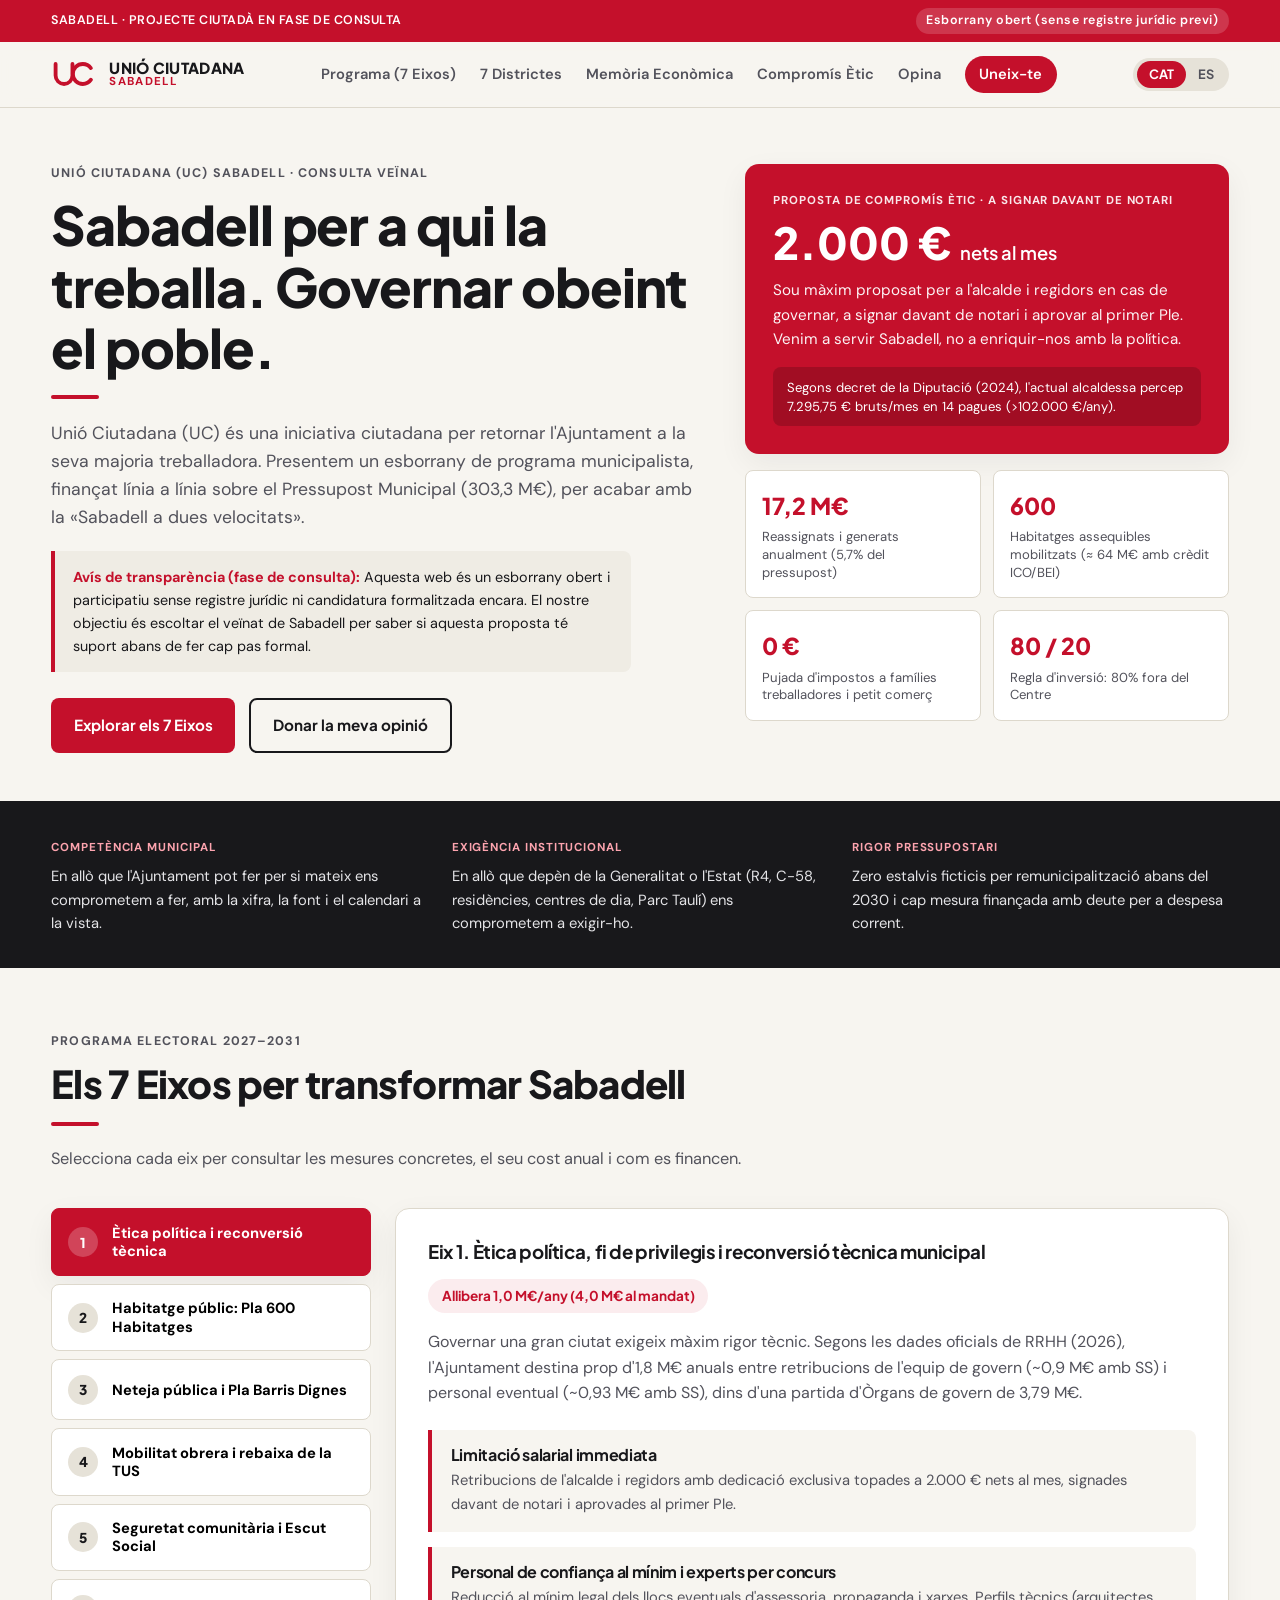
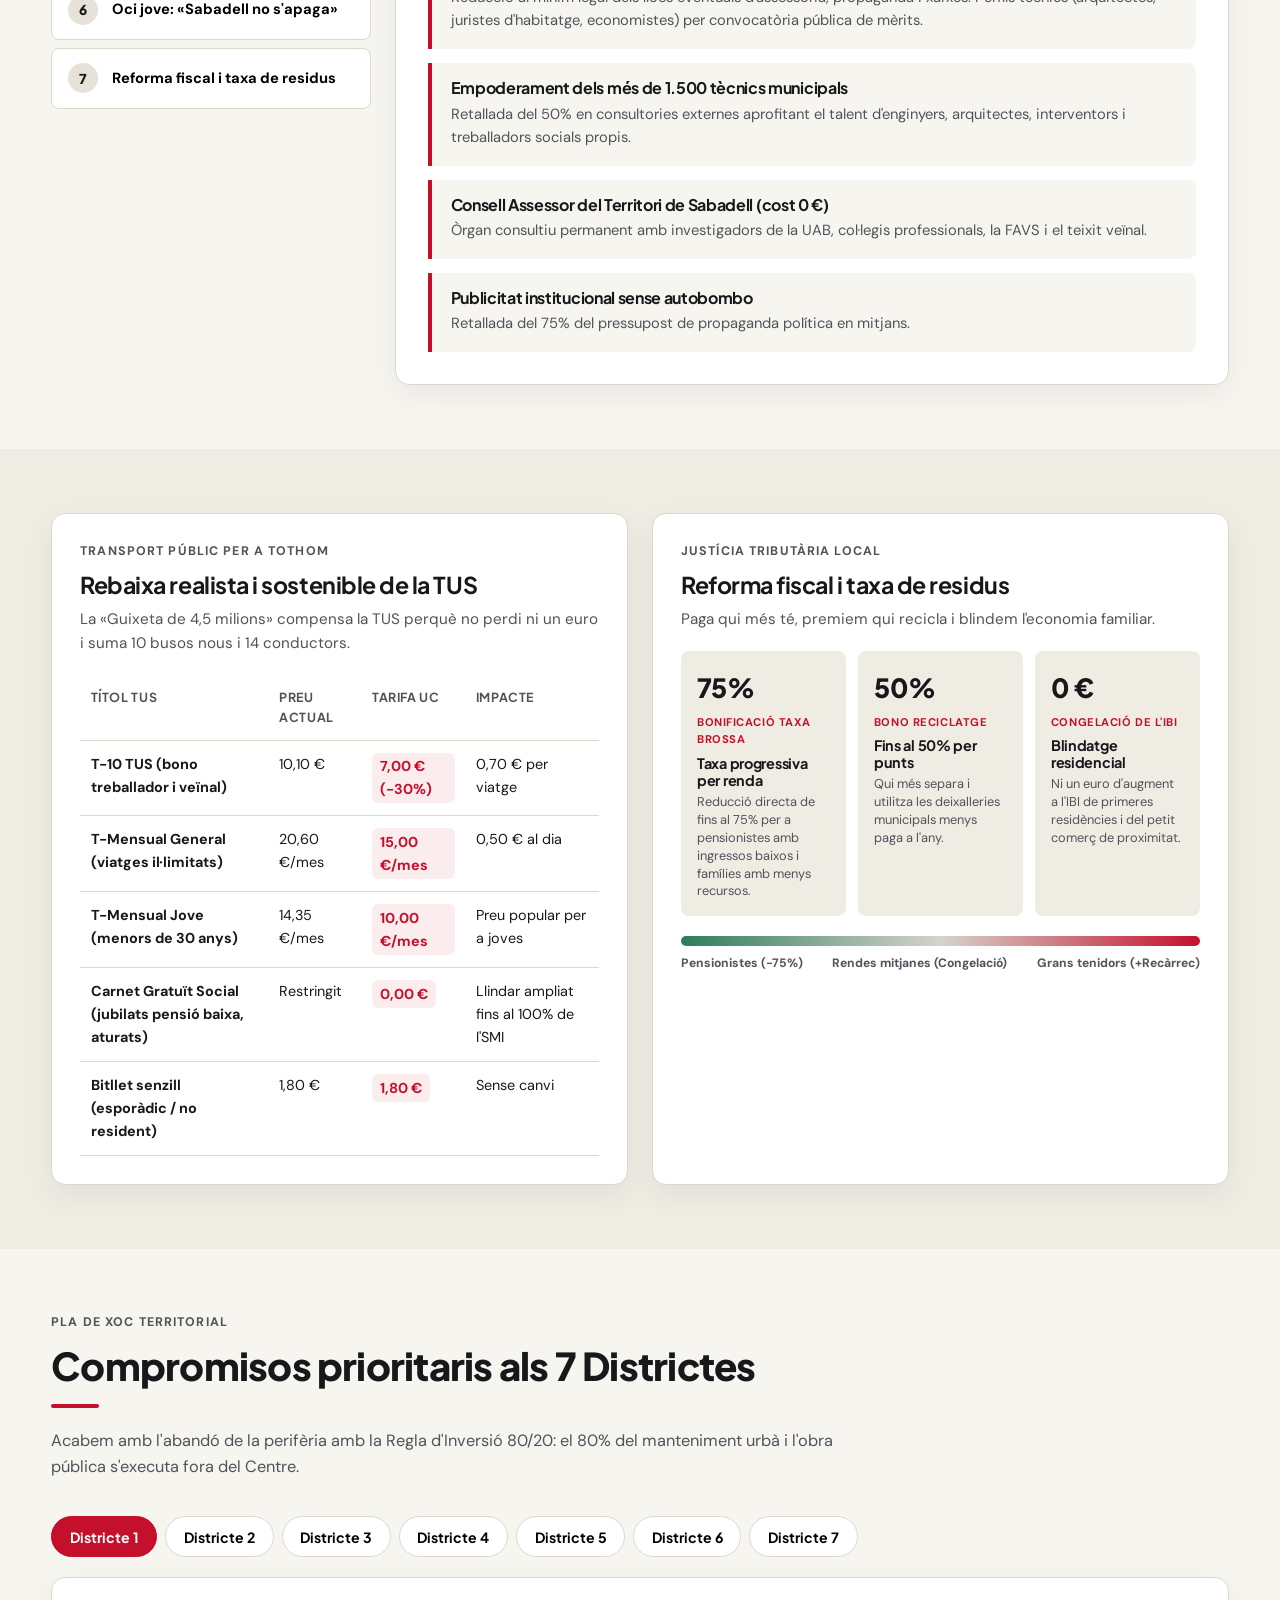
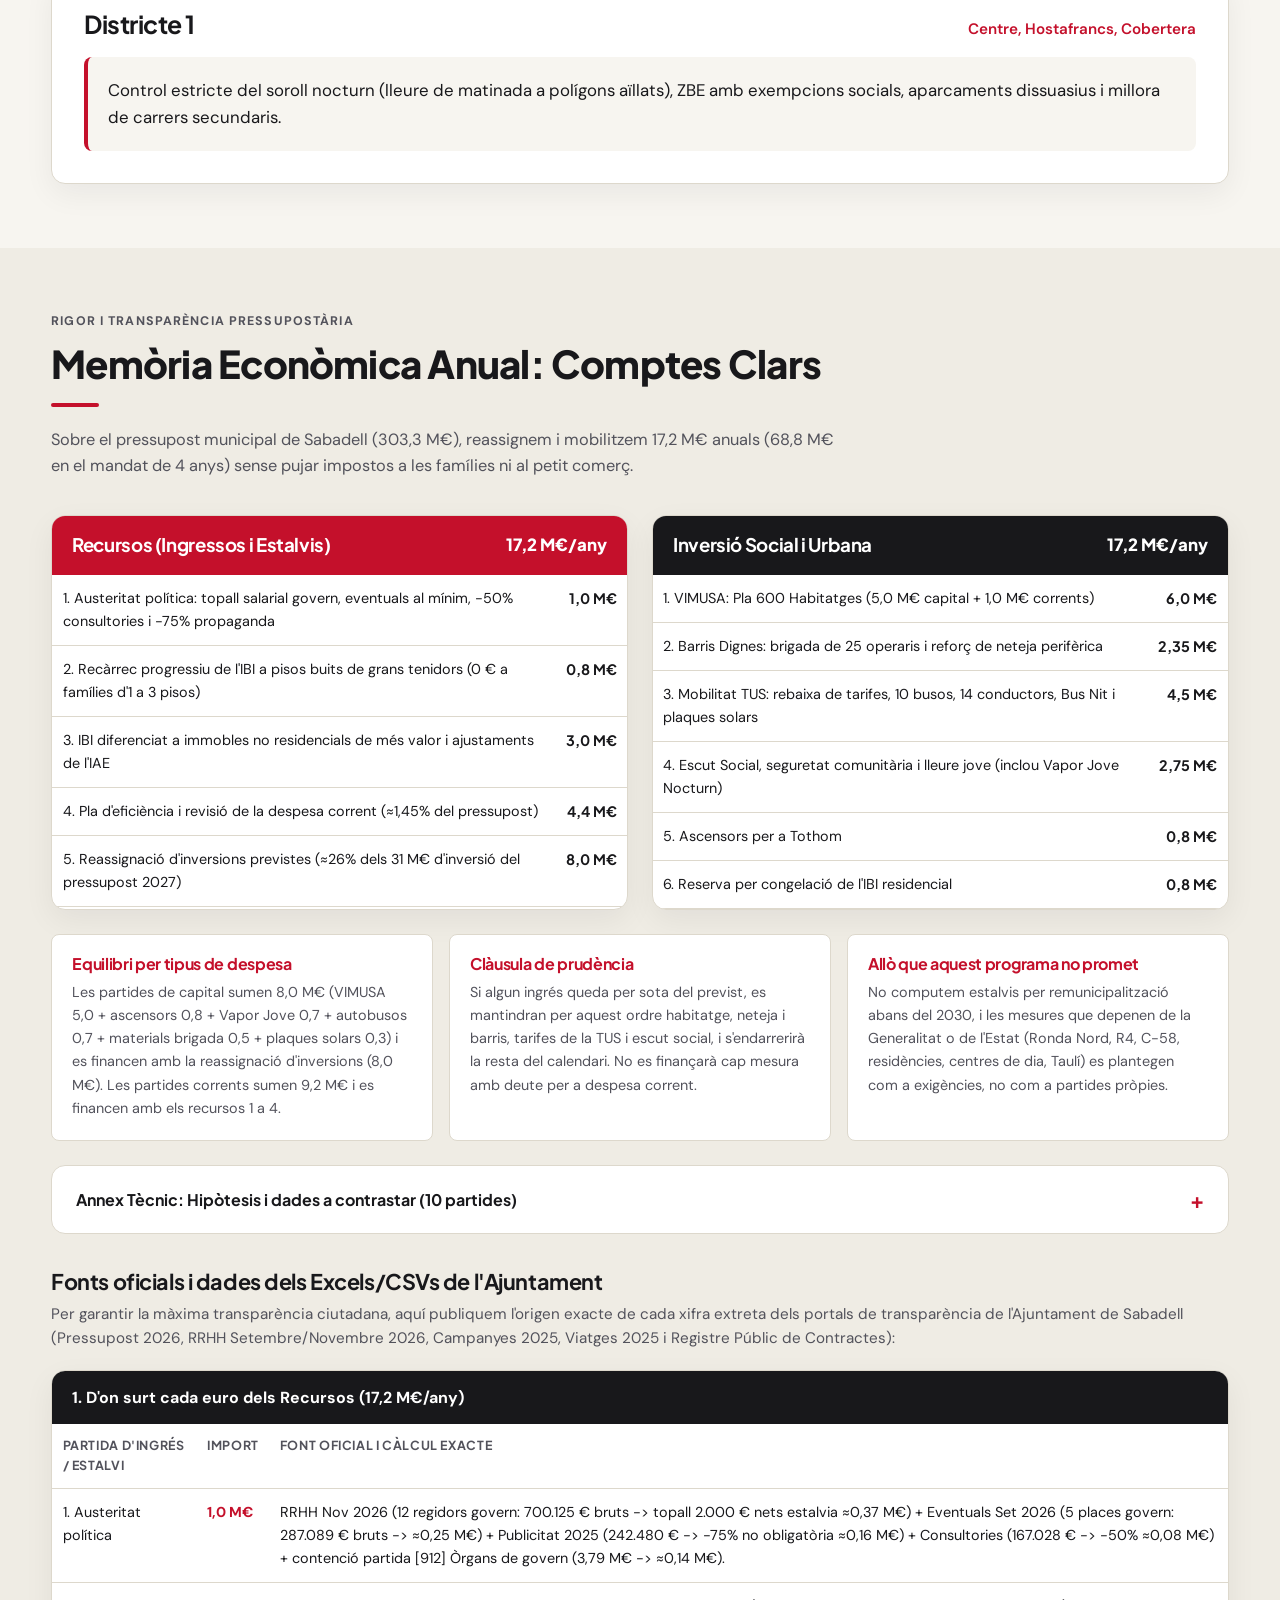
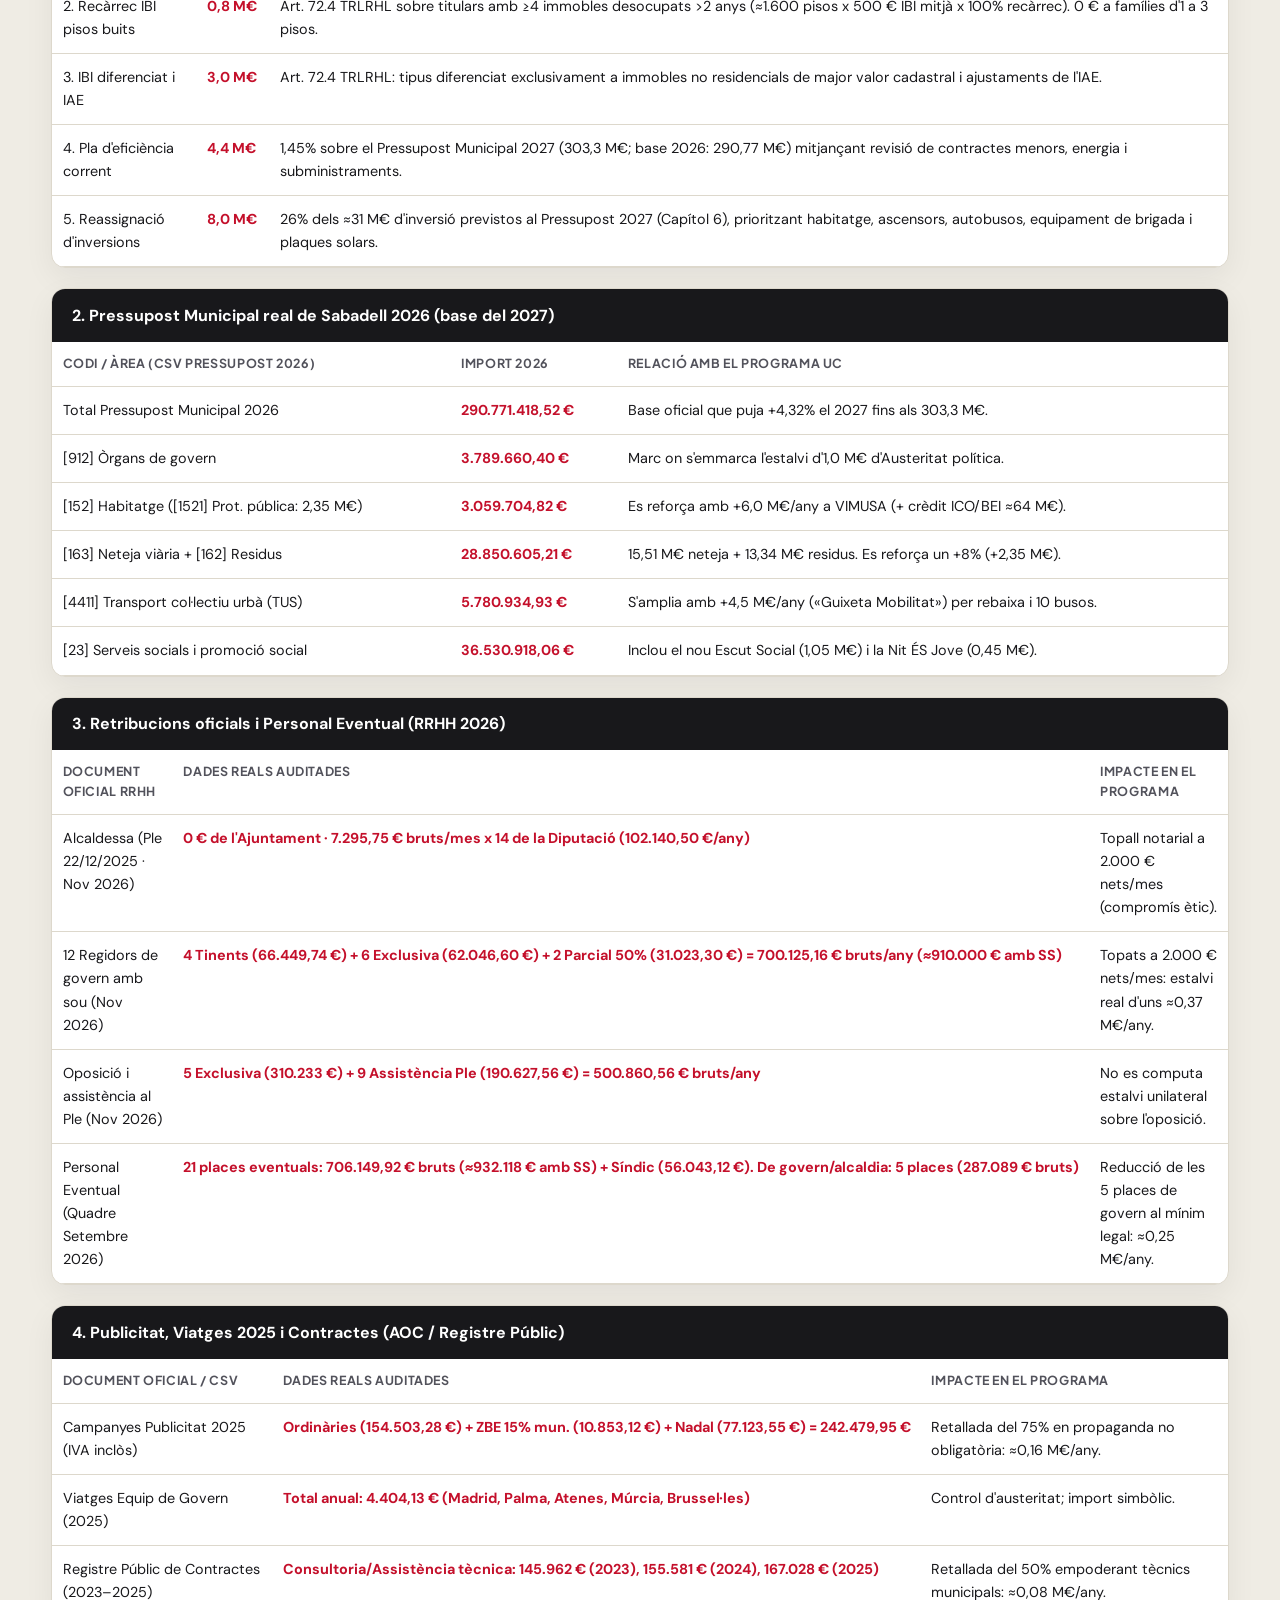
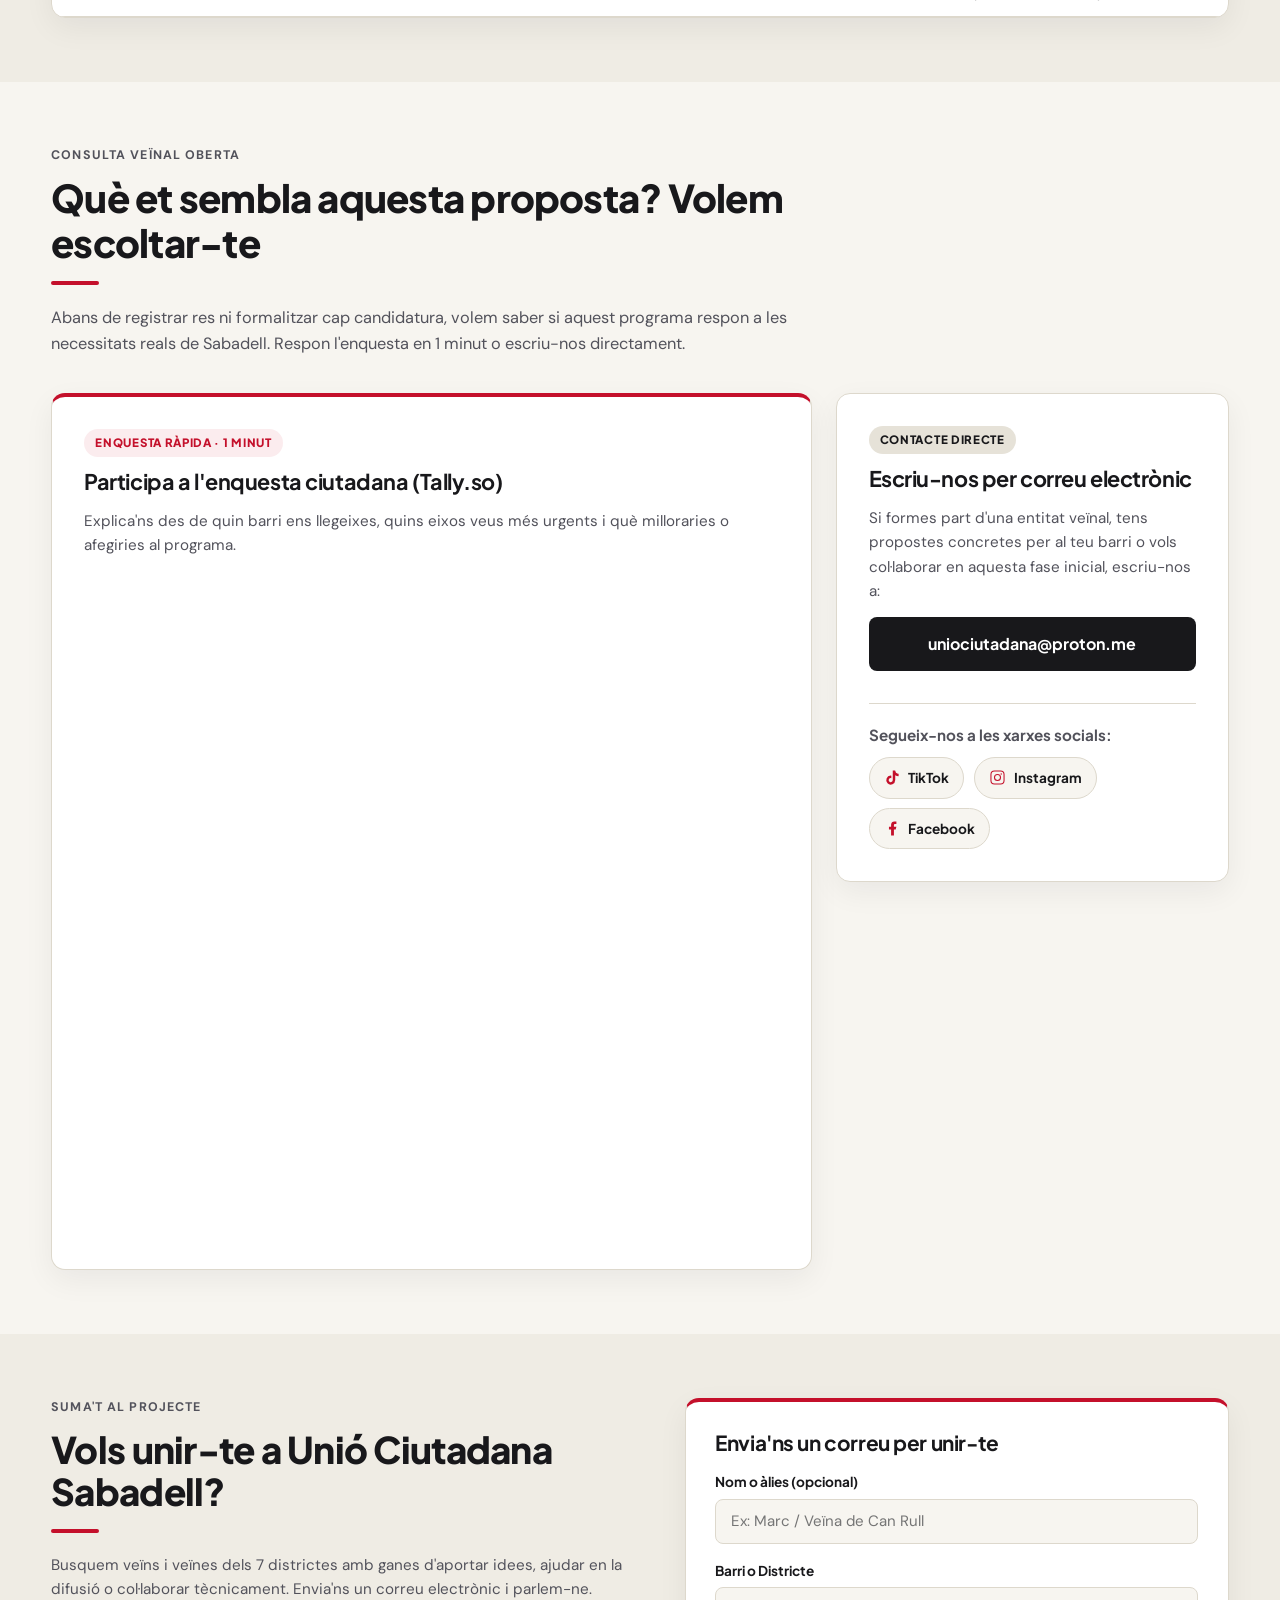
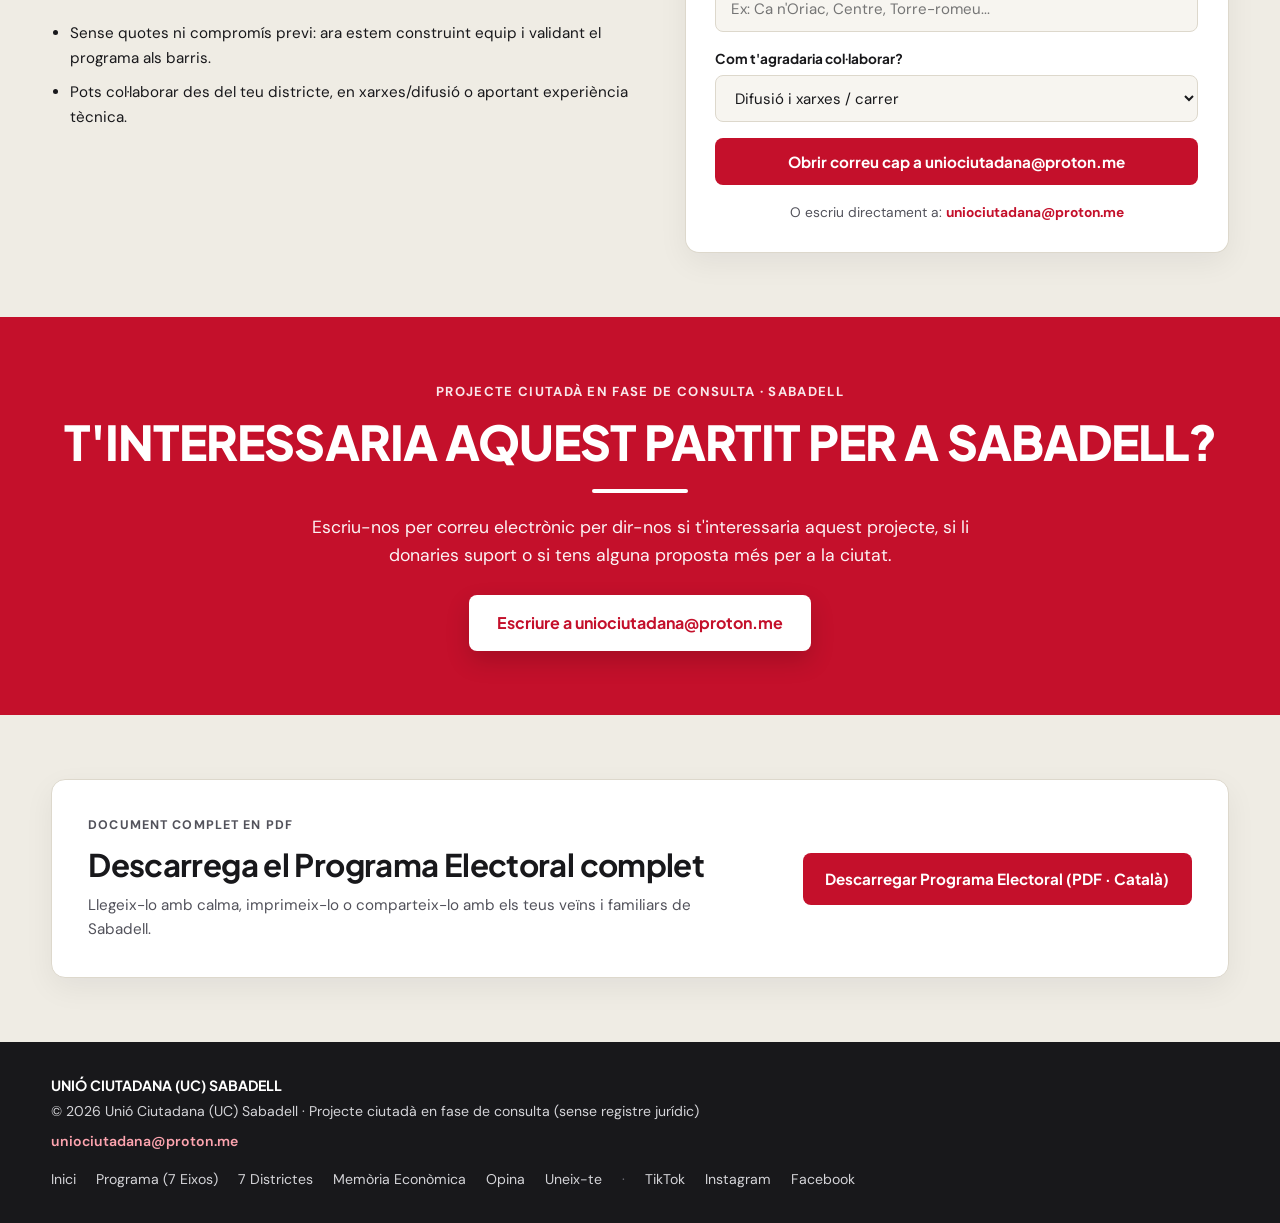
<file: index.html>
<!DOCTYPE html>
<html lang="ca">
<head>
  <meta charset="UTF-8" />
  <meta name="viewport" content="width=device-width, initial-scale=1.0" />
  <title>Unió Ciutadana (UC) Sabadell — Programa Electoral i Consulta Ciutadana</title>
  <meta name="description" content="Unió Ciutadana (UC) Sabadell. Projecte ciutadà en fase de consulta veïnal. Sabadell per a qui la treballa. Governar obeint el poble." />
  <link rel="canonical" href="https://uniociutadana.github.io/" />
  <meta property="og:type" content="website" />
  <meta property="og:url" content="https://uniociutadana.github.io/" />
  <meta property="og:title" content="Unió Ciutadana (UC) Sabadell — Programa Electoral i Consulta" />
  <meta property="og:description" content="Sabadell per a qui la treballa. Governar obeint el poble. Consulta els 7 eixos, la memòria econòmica de 17,2 M€ i opina a l'enquesta." />
  <meta property="og:locale" content="ca_ES" />
  <meta property="og:locale:alternate" content="es_ES" />
  <script type="application/ld+json">
  {
    "@context": "https://schema.org",
    "@type": "Organization",
    "name": "Unió Ciutadana (UC) Sabadell",
    "alternateName": ["Unió Ciutadana", "Unio Ciutadana", "UC Sabadell"],
    "url": "https://uniociutadana.github.io/",
    "email": "uniociutadana@proton.me",
    "areaServed": {
      "@type": "City",
      "name": "Sabadell"
    },
    "sameAs": [
      "https://www.tiktok.com/@uni.ciutadana",
      "https://www.instagram.com/unio.ciutadana/",
      "https://www.facebook.com/profile.php?id=61596544923518"
    ]
  }
  </script>
  <link rel="preconnect" href="https://fonts.googleapis.com" />
  <link rel="preconnect" href="https://fonts.gstatic.com" crossorigin />
  <link href="https://fonts.googleapis.com/css2?family=DM+Sans:ital,opsz,wght@0,9..40,400..700;1,9..40,400..700&family=Plus+Jakarta+Sans:wght@600;700;800&display=swap" rel="stylesheet" />
  <link rel="stylesheet" href="styles.css" />
</head>
<body>
  <!-- Top Ethical Banner -->
  <div class="top-bar">
    <div class="container top-bar-inner">
      <span data-i18n="topBarText">ELECCIONS MUNICIPALS · SABADELL · MAIG DE 2027</span>
      <span class="top-bar-pill" data-i18n="topBarBadge">Compromís notarial: 2.000 € nets/mes màxim</span>
    </div>
  </div>

  <!-- Header & Navigation -->
  <header class="site-header" id="site-header">
    <div class="container header-inner">
      <a href="#inici" class="brand" aria-label="Unió Ciutadana Sabadell">
        <svg class="brand-logo" viewBox="0 0 120 72" fill="none" xmlns="http://www.w3.org/2000/svg" aria-hidden="true">
          <path d="M12 10V40C12 52.15 21.85 62 34 62C46.15 62 56 52.15 56 40V10" stroke="#C4102B" stroke-width="10" stroke-linecap="round"/>
          <path d="M104 20.5C99.2 14.1 91.6 10 83 10C68.64 10 57 21.64 57 36C57 50.36 68.64 62 83 62C91.8 62 99.55 57.62 104.25 50.9" stroke="#C4102B" stroke-width="10" stroke-linecap="round"/>
        </svg>
        <div class="brand-text">
          <span class="brand-name">UNIÓ CIUTADANA</span>
          <span class="brand-city">SABADELL</span>
        </div>
      </a>

      <nav class="main-nav" id="main-nav" aria-label="Navegació principal">
        <a href="#programa" data-i18n="navProgram">Programa (7 Eixos)</a>
        <a href="#districtes" data-i18n="navDistricts">7 Districtes</a>
        <a href="#memoria" data-i18n="navEconomy">Memòria Econòmica</a>
        <a href="#etica" data-i18n="navEthics">Compromís Ètic</a>
        <a href="#opina" data-i18n="navFeedback">Opina</a>
        <a href="#uneix-te" class="nav-join-pill" data-i18n="navJoin">Uneix-te</a>
      </nav>

      <div class="header-actions">
        <div class="lang-switch" role="group" aria-label="Selector d'idioma">
          <button type="button" class="lang-btn active" data-lang="ca">CAT</button>
          <button type="button" class="lang-btn" data-lang="es">ES</button>
        </div>
        <button type="button" class="menu-toggle" id="menu-toggle" aria-label="Obrir menú" aria-expanded="false">
          <span></span>
          <span></span>
          <span></span>
        </button>
      </div>
    </div>
  </header>

  <main>
    <!-- Hero Section -->
    <section class="hero" id="inici">
      <div class="container hero-grid">
        <div class="hero-content">
          <p class="eyebrow" data-i18n="heroEyebrow">UNIÓ CIUTADANA (UC) SABADELL · MAIG 2027</p>
          <h1 data-i18n="heroTitle">Sabadell per a qui la treballa. Governar obeint el poble.</h1>
          <div class="red-rule"></div>
          <p class="hero-lead" data-i18n="heroLead">
            Un programa d'esquerra transformadora i municipalista, finançat línia a línia sobre el Pressupost Municipal (303,3 M€), per acabar amb la Sabadell a dues velocitats.
          </p>
          <div class="transparency-notice">
            <strong data-i18n="transparencyTitle">Avís de transparència (fase de consulta):</strong>
            <span data-i18n="transparencyText">Aquesta web és un esborrany obert i participatiu sense registre jurídic ni candidatura formalitzada encara. El nostre objectiu és escoltar el veïnat de Sabadell per saber si aquesta proposta té suport abans de fer cap pas formal.</span>
          </div>
          <div class="hero-cta-group">
            <a href="#programa" class="btn btn-primary" data-i18n="heroBtnProgram">Explorar els 7 Eixos</a>
            <a href="#opina" class="btn btn-outline" data-i18n="heroBtnFeedback">Donar la meva opinió</a>
          </div>
        </div>

        <div class="hero-card-stack">
          <div class="notary-card" id="etica">
            <p class="notary-eyebrow" data-i18n="notaryEyebrow">COMPROMÍS ÈTIC · SIGNAT DAVANT DE NOTARI</p>
            <div class="notary-amount">2.000 € <span data-i18n="notaryPerMonth">nets al mes</span></div>
            <p class="notary-desc" data-i18n="notaryDesc">
              Sou màxim per a l'alcalde i regidors de govern, aprovat al primer Ple. Venim a servir Sabadell, no a enriquir-nos amb la política.
            </p>
            <div class="notary-compare">
              <span data-i18n="notaryCompare">Retribució actual d'alcaldia a la Diputació: 7.295,75 € bruts/mes (14 pagues, >102.000 €/any).</span>
            </div>
          </div>

          <div class="hero-metrics">
            <div class="metric-box">
              <strong>17,2 M€</strong>
              <span data-i18n="metricReassigned">Reassignats i generats anualment (5,7% del pressupost)</span>
            </div>
            <div class="metric-box">
              <strong>600</strong>
              <span data-i18n="metricHousing">Habitatges assequibles mobilitzats (≈ 64 M€ amb crèdit ICO/BEI)</span>
            </div>
            <div class="metric-box">
              <strong>0 €</strong>
              <span data-i18n="metricTaxes">Pujada d'impostos a famílies treballadores i petit comerç</span>
            </div>
            <div class="metric-box">
              <strong>80 / 20</strong>
              <span data-i18n="metricRule">Regla d'inversió: 80% fora del Centre</span>
            </div>
          </div>
        </div>
      </div>
    </section>

    <!-- Principles Strip -->
    <section class="principles-strip">
      <div class="container principles-grid">
        <div class="principle-item">
          <span class="principle-tag" data-i18n="principle1Tag">COMPETÈNCIA MUNICIPAL</span>
          <p data-i18n="principle1Text">En allò que depèn de l'Ajuntament ens comprometem a fer, amb xifra, font i calendari a la vista.</p>
        </div>
        <div class="principle-item">
          <span class="principle-tag" data-i18n="principle2Tag">EXIGÈNCIA INSTITUCIONAL</span>
          <p data-i18n="principle2Text">En allò que depèn de Generalitat o Estat (R4, C-58, residències, Parc Taulí) ens comprometem a exigir-ho sense treva.</p>
        </div>
        <div class="principle-item">
          <span class="principle-tag" data-i18n="principle3Tag">RIGOR PRESSUPOSTARI</span>
          <p data-i18n="principle3Text">Zero estalvis ficticis abans del 2030 i cap mesura finançada amb deute per a despesa corrent.</p>
        </div>
      </div>
    </section>

    <!-- 7 Axes Electoral Program -->
    <section class="section" id="programa">
      <div class="container">
        <div class="section-header">
          <p class="eyebrow" data-i18n="programEyebrow">PROGRAMA ELECTORAL 2027–2031</p>
          <h2 data-i18n="programTitle">Els 7 Eixos per transformar Sabadell</h2>
          <div class="red-rule"></div>
          <p class="section-subtitle" data-i18n="programSubtitle">
            Selecciona cada eix per consultar les mesures concretes, el seu cost anual i com es financen.
          </p>
        </div>

        <div class="axes-layout">
          <div class="axes-tabs" id="axes-tabs" role="tablist" aria-label="Eixos del programa">
            <!-- Populated by app.js -->
          </div>
          <div class="axis-detail-panel" id="axis-detail-panel" role="tabpanel">
            <!-- Populated by app.js -->
          </div>
        </div>
      </div>
    </section>

    <!-- TUS & Tax Comparison Highlight -->
    <section class="section section-alt" id="mobilitat-fiscalitat">
      <div class="container split-highlights">
        <div class="highlight-card">
          <p class="eyebrow" data-i18n="tusEyebrow">TRANSPORT PÚBLIC PER A TOTHOM</p>
          <h3 data-i18n="tusTitle">Rebaixa realista i sostenible de la TUS</h3>
          <p class="muted-text" data-i18n="tusSubtitle">La «Guixeta de 4,5 milions» compensa la TUS perquè no perdi ni un euro i suma 10 busos nous i 14 conductors.</p>
          <div class="table-wrap">
            <table class="data-table">
              <thead>
                <tr>
                  <th data-i18n="tusColTitle">Títol TUS</th>
                  <th data-i18n="tusColCurrent">Preu Actual</th>
                  <th data-i18n="tusColUC">Tarifa UC</th>
                  <th data-i18n="tusColImpact">Impacte</th>
                </tr>
              </thead>
              <tbody id="tus-table-body">
                <!-- Populated by app.js -->
              </tbody>
            </table>
          </div>
        </div>

        <div class="highlight-card">
          <p class="eyebrow" data-i18n="taxEyebrow">JUSTÍCIA TRIBUTÀRIA LOCAL</p>
          <h3 data-i18n="taxTitle">Reforma fiscal i taxa de residus</h3>
          <p class="muted-text" data-i18n="taxSubtitle">Paga qui més té, premiem qui recicla i blindem l'economia familiar.</p>
          <div class="tax-cards" id="tax-cards">
            <!-- Populated by app.js -->
          </div>
          <div class="tax-scale">
            <div class="tax-scale-bar"></div>
            <div class="tax-scale-labels">
              <span data-i18n="scaleLeft">Pensionistes (-75%)</span>
              <span data-i18n="scaleMid">Rendes mitjanes (Congelació)</span>
              <span data-i18n="scaleRight">Grans tenidors (+Recàrrec)</span>
            </div>
          </div>
        </div>
      </div>
    </section>

    <!-- 7 Districts Territorial Shock Plan -->
    <section class="section" id="districtes">
      <div class="container">
        <div class="section-header">
          <p class="eyebrow" data-i18n="districtsEyebrow">PLA DE XOC TERRITORIAL</p>
          <h2 data-i18n="districtsTitle">Compromisos prioritaris als 7 Districtes</h2>
          <div class="red-rule"></div>
          <p class="section-subtitle" data-i18n="districtsSubtitle">
            Acabem amb l'abandó de la perifèria amb la Regla d'Inversió 80/20: el 80% del manteniment urbà i l'obra pública s'executa fora del Centre.
          </p>
        </div>

        <div class="districts-selector" id="districts-selector" role="tablist">
          <!-- Populated by app.js -->
        </div>

        <div class="district-card" id="district-card">
          <!-- Populated by app.js -->
        </div>
      </div>
    </section>

    <!-- Economic Memory & Transparency -->
    <section class="section section-alt" id="memoria">
      <div class="container">
        <div class="section-header">
          <p class="eyebrow" data-i18n="economyEyebrow">RIGOR I TRANSPARÈNCIA PRESSUPOSTÀRIA</p>
          <h2 data-i18n="economyTitle">Memòria Econòmica Anual: Comptes Clars</h2>
          <div class="red-rule"></div>
          <p class="section-subtitle" data-i18n="economySubtitle">
            Sobre el pressupost municipal de Sabadell (303,3 M€), reassignem i mobilitzem 17,2 M€ anuals (68,8 M€ en el mandat de 4 anys) amb equilibri estricte entre capital (8,0 M€) i despesa corrent (9,2 M€).
          </p>
        </div>

        <div class="economy-grid">
          <div class="economy-box">
            <div class="economy-box-header">
              <h3 data-i18n="resourcesTitle">Recursos (Ingressos i Estalvis)</h3>
              <span class="economy-total">17,2 M€/any</span>
            </div>
            <div class="table-wrap">
              <table class="data-table">
                <tbody id="resources-table-body"></tbody>
              </table>
            </div>
          </div>

          <div class="economy-box">
            <div class="economy-box-header economy-box-header-dark">
              <h3 data-i18n="investmentTitle">Inversió Social i Urbana</h3>
              <span class="economy-total">17,2 M€/any</span>
            </div>
            <div class="table-wrap">
              <table class="data-table">
                <tbody id="investment-table-body"></tbody>
              </table>
            </div>
          </div>
        </div>

        <div class="prudence-grid">
          <div class="prudence-card">
            <h4 data-i18n="balanceTitle">Equilibri per tipus de despesa</h4>
            <p data-i18n="balanceText"></p>
          </div>
          <div class="prudence-card">
            <h4 data-i18n="prudenceTitle">Clàusula de prudència</h4>
            <p data-i18n="prudenceText"></p>
          </div>
          <div class="prudence-card">
            <h4 data-i18n="notPromisedTitle">Allò que aquest programa no promet</h4>
            <p data-i18n="notPromisedText"></p>
          </div>
        </div>

        <!-- Annex Accordion -->
        <div class="annex-wrapper">
          <button type="button" class="annex-toggle" id="annex-toggle" aria-expanded="false">
            <span data-i18n="annexToggle">Annex Tècnic: Hipòtesis i dades a contrastar (10 partides)</span>
            <span class="annex-icon" aria-hidden="true">+</span>
          </button>
          <div class="annex-content" id="annex-content" hidden>
            <p class="annex-intro" data-i18n="annexIntro"></p>
            <div class="annex-grid" id="annex-grid"></div>
          </div>
        </div>

        <!-- Official Sources & Audited Excel/CSV Data -->
        <div class="sources-wrapper" id="fonts-oficials">
          <h3 class="sources-heading" data-i18n="sourcesTitle">Fonts oficials i dades dels Excels/CSVs de l'Ajuntament</h3>
          <p class="muted-text" data-i18n="sourcesIntro"></p>
          <div class="sources-tables" id="sources-tables"></div>
        </div>
      </div>
    </section>

    <!-- Feedback & Contact Section -->
    <section class="section" id="opina">
      <div class="container">
        <div class="section-header">
          <p class="eyebrow" data-i18n="feedbackEyebrow">CONSULTA VEÏNAL OBERTA</p>
          <h2 data-i18n="feedbackTitle">Què et sembla aquesta proposta? Volem escoltar-te</h2>
          <div class="red-rule"></div>
          <p class="section-subtitle" data-i18n="feedbackSubtitle">
            Abans de registrar res ni formalitzar cap candidatura, volem saber si aquest programa respon a les necessitats reals de Sabadell. Respon l'enquesta en 1 minut o escriu-nos directament.
          </p>
        </div>

        <div class="feedback-grid">
          <div class="feedback-card feedback-card-primary">
            <span class="feedback-badge" data-i18n="tallyBadge">ENQUESTA RÀPIDA · 1 MINUT</span>
            <h3 data-i18n="tallyTitle">Participa a l'enquesta ciutadana (Tally.so)</h3>
            <p data-i18n="tallyDesc">Explica'ns des de quin barri ens llegeixes, quins eixos veus més urgents i què milloraries o afegiries al programa.</p>
            <div id="tally-action-area" class="tally-action-area">
              <!-- Populated by app.js (shows direct button if TALLY_FORM_URL is set, or helpful fallback) -->
            </div>
          </div>

          <div class="feedback-card">
            <span class="feedback-badge feedback-badge-dark" data-i18n="contactBadge">CONTACTE DIRECTE</span>
            <h3 data-i18n="contactTitle">Escriu-nos per correu electrònic</h3>
            <p data-i18n="contactDesc">Si formes part d'una entitat veïnal, tens propostes concretes per al teu barri o vols col·laborar en aquesta fase inicial, escriu-nos a:</p>
            <a href="mailto:uniociutadana@proton.me" class="contact-email-box">
              uniociutadana@proton.me
            </a>
            <div class="social-block">
              <p class="social-label" data-i18n="socialLabel">Segueix-nos a les xarxes socials:</p>
              <div class="social-links">
                <a href="https://www.tiktok.com/@uni.ciutadana" target="_blank" rel="noopener noreferrer" class="social-pill" aria-label="TikTok @uni.ciutadana">
                  <svg viewBox="0 0 24 24" fill="currentColor" aria-hidden="true"><path d="M19.59 6.69a4.83 4.83 0 0 1-3.77-4.25V2h-3.45v13.67a2.89 2.89 0 0 1-5.2 1.74 2.89 2.89 0 0 1 2.31-4.64 2.93 2.93 0 0 1 .88.13V9.4a6.84 6.84 0 0 0-1-.05A6.33 6.33 0 0 0 5 20.1a6.34 6.34 0 0 0 10.86-4.43v-7a8.16 8.16 0 0 0 4.77 1.52v-3.4a4.85 4.85 0 0 1-1-.1z"/></svg>
                  <span>TikTok</span>
                </a>
                <a href="https://www.instagram.com/unio.ciutadana/" target="_blank" rel="noopener noreferrer" class="social-pill" aria-label="Instagram @unio.ciutadana">
                  <svg viewBox="0 0 24 24" fill="currentColor" aria-hidden="true"><path d="M7.75 2h8.5A5.75 5.75 0 0 1 22 7.75v8.5A5.75 5.75 0 0 1 16.25 22h-8.5A5.75 5.75 0 0 1 2 16.25v-8.5A5.75 5.75 0 0 1 7.75 2zm0 1.5A4.25 4.25 0 0 0 3.5 7.75v8.5A4.25 4.25 0 0 0 7.75 20.5h8.5a4.25 4.25 0 0 0 4.25-4.25v-8.5A4.25 4.25 0 0 0 16.25 3.5h-8.5zM12 7a5 5 0 1 1 0 10 5 5 0 0 1 0-10zm0 1.5a3.5 3.5 0 1 0 0 7 3.5 3.5 0 0 0 0-7zm5.25-2.5a1 1 0 1 1 0 2 1 1 0 0 1 0-2z"/></svg>
                  <span>Instagram</span>
                </a>
                <a href="https://www.facebook.com/profile.php?id=61596544923518" target="_blank" rel="noopener noreferrer" class="social-pill" aria-label="Facebook Unió Ciutadana">
                  <svg viewBox="0 0 24 24" fill="currentColor" aria-hidden="true"><path d="M14 13.5h2.5l1-4H14v-2c0-1.03 0-2 2-2h1.5V2.14c-.326-.043-1.557-.14-2.857-.14C11.928 2 10 3.657 10 6.7v2.8H7v4h3V22h4v-8.5z"/></svg>
                  <span>Facebook</span>
                </a>
              </div>
            </div>
          </div>
        </div>
      </div>
    </section>

    <!-- Join the Project Section -->
    <section class="section section-alt" id="uneix-te">
      <div class="container">
        <div class="join-box">
          <div class="join-info">
            <p class="eyebrow" data-i18n="joinEyebrow">SUMA'T AL PROJECTE</p>
            <h2 data-i18n="joinTitle">Vols unir-te a Unió Ciutadana Sabadell?</h2>
            <div class="red-rule"></div>
            <p class="muted-text" data-i18n="joinSubtitle">
              Busquem veïns i veïnes dels 7 districtes amb ganes d'aportar idees, ajudar en la difusió o col·laborar tècnicament. Envia'ns un correu electrònic i parlem-ne.
            </p>
            <ul class="join-points">
              <li data-i18n="joinPoint1">Sense quotes ni compromís previ: ara estem construint equip i validant el programa als barris.</li>
              <li data-i18n="joinPoint2">Pots col·laborar des del teu districte, en xarxes/difusió o aportant experiència tècnica.</li>
            </ul>
          </div>

          <form class="join-card" id="join-form">
            <h3 data-i18n="joinFormTitle">Envia'ns un correu per unir-te</h3>
            <div class="join-field">
              <label for="join-name" data-i18n="joinLabelName">Nom o àlies (opcional)</label>
              <input type="text" id="join-name" placeholder="Ex: Marc / Veïna de Can Rull" />
            </div>
            <div class="join-field">
              <label for="join-district" data-i18n="joinLabelDistrict">Barri o Districte</label>
              <input type="text" id="join-district" placeholder="Ex: Ca n'Oriac, Centre, Torre-romeu..." />
            </div>
            <div class="join-field">
              <label for="join-role" data-i18n="joinLabelRole">Com t'agradaria col·laborar?</label>
              <select id="join-role">
                <option value="Difusió i xarxes / carrer" data-i18n="joinOpt1">Difusió i xarxes / carrer</option>
                <option value="Aportar idees per al meu barri" data-i18n="joinOpt2">Aportar idees per al meu barri</option>
                <option value="Perfil tècnic (urbanisme, dret, economia...)" data-i18n="joinOpt3">Perfil tècnic (urbanisme, dret, economia...)</option>
                <option value="M'agradaria rebre informació i participar en trobades" data-i18n="joinOpt4">Rebre informació i participar en trobades</option>
              </select>
            </div>
            <button type="submit" class="btn btn-primary join-submit-btn" data-i18n="joinBtn">
              Obrir correu cap a uniociutadana@proton.me
            </button>
            <p class="join-direct-note">
              <span data-i18n="joinDirectLabel">O escriu directament a:</span>
              <a href="mailto:uniociutadana@proton.me"><strong>uniociutadana@proton.me</strong></a>
            </p>
          </form>
        </div>
      </div>
    </section>

    <!-- Closing CTA Banner -->
    <section class="cta-banner">
      <div class="container cta-inner">
        <p class="cta-eyebrow" data-i18n="ctaEyebrow">PROJECTE CIUTADÀ EN FASE DE CONSULTA · SABADELL</p>
        <h2 data-i18n="ctaTitle">T'INTERESSARIA AQUEST PARTIT PER A SABADELL?</h2>
        <div class="cta-rule"></div>
        <p class="cta-subtitle" data-i18n="ctaSubtitle">Escriu-nos per dir-nos si li donaries suport, si t'interessaria participar o si tens alguna proposta més per al teu barri.</p>
        <a
          id="cta-email-btn"
          href="mailto:uniociutadana@proton.me?subject=Opini%C3%B3%2C%20suport%20o%20propostes%20-%20Uni%C3%B3%20Ciutadana%20Sabadell"
          class="btn btn-cta-white"
          data-i18n="ctaBtn"
        >Escriure a uniociutadana@proton.me</a>
      </div>
    </section>

    <!-- Download Program PDF Section -->
    <section class="section section-alt" id="descarrega">
      <div class="container download-box">
        <div class="download-info">
          <p class="eyebrow" data-i18n="downloadEyebrow">DOCUMENT COMPLET EN PDF</p>
          <h2 data-i18n="downloadTitle">Descarrega el Programa Electoral complet</h2>
          <p class="muted-text" data-i18n="downloadSubtitle">
            Llegeix-lo amb calma, imprimeix-lo o comparteix-lo amb els teus veïns i familiars de Sabadell. Disponible en català i en castellà.
          </p>
        </div>
        <div class="download-actions">
          <a
            id="download-pdf-btn"
            href="docs/programa-electoral-uc-sabadell-ca.pdf"
            download="Programa-Electoral-UC-Sabadell-CAT.pdf"
            class="btn btn-primary"
            data-i18n="downloadBtn"
          >
            Descarregar Programa Electoral (PDF)
          </a>
        </div>
      </div>
    </section>
  </main>

  <footer class="site-footer">
    <div class="container footer-inner">
      <div class="footer-brand">
        <strong>UNIÓ CIUTADANA (UC) SABADELL</strong>
        <span data-i18n="footerTagline">Projecte ciutadà en fase de consulta (sense registre jurídic) · Sabadell</span>
        <a href="mailto:uniociutadana@proton.me" class="footer-email">uniociutadana@proton.me</a>
      </div>
      <div class="footer-links">
        <a href="#inici" data-i18n="navHome">Inici</a>
        <a href="#programa" data-i18n="navProgram">Programa (7 Eixos)</a>
        <a href="#districtes" data-i18n="navDistricts">7 Districtes</a>
        <a href="#memoria" data-i18n="navEconomy">Memòria Econòmica</a>
        <a href="#opina" data-i18n="navFeedback">Opina</a>
        <a href="#uneix-te" data-i18n="navJoin">Uneix-te</a>
        <span class="footer-sep" aria-hidden="true">·</span>
        <a href="https://www.tiktok.com/@uni.ciutadana" target="_blank" rel="noopener noreferrer">TikTok</a>
        <a href="https://www.instagram.com/unio.ciutadana/" target="_blank" rel="noopener noreferrer">Instagram</a>
        <a href="https://www.facebook.com/profile.php?id=61596544923518" target="_blank" rel="noopener noreferrer">Facebook</a>
      </div>
    </div>
  </footer>

  <script src="data.js"></script>
  <script src="app.js"></script>
  <!-- Cloudflare Web Analytics --><script type='module' src='https://static.cloudflareinsights.com/beacon.min.js' data-cf-beacon='{"token": "7cb3f402870c45b296c9f097827bf242"}'></script><!-- End Cloudflare Web Analytics -->
</body>
</html>
</file>
<file: styles.css>
:root {
  --red: #c4102b;
  --red-dark: #9e0b22;
  --red-soft: rgba(196, 16, 43, 0.08);
  --bg: #f7f5f0;
  --bg-alt: #efece4;
  --card: #ffffff;
  --stone: #e6e2d8;
  --ink: #18181b;
  --muted: #52525b;
  --border: #ddd8cc;
  --green: #2e7d5b;
  --radius: 14px;
  --radius-sm: 8px;
  --shadow: 0 10px 30px rgba(24, 24, 27, 0.06);
  --font-display: 'Plus Jakarta Sans', system-ui, -apple-system, sans-serif;
  --font-body: 'DM Sans', system-ui, -apple-system, sans-serif;
}

*,
*::before,
*::after {
  box-sizing: border-box;
}

html {
  scroll-behavior: smooth;
}

body {
  margin: 0;
  font-family: var(--font-body);
  background-color: var(--bg);
  color: var(--ink);
  line-height: 1.6;
  -webkit-font-smoothing: antialiased;
}

h1, h2, h3, h4 {
  font-family: var(--font-display);
  margin: 0;
  line-height: 1.15;
  letter-spacing: -0.02em;
}

p {
  margin: 0;
}

a {
  color: inherit;
  text-decoration: none;
}

.container {
  width: min(1180px, 92vw);
  margin: 0 auto;
}

/* Top Bar */
.top-bar {
  background: var(--red);
  color: #fff;
  font-size: 0.78rem;
  font-weight: 600;
  letter-spacing: 0.04em;
  padding: 0.5rem 0;
}

.top-bar-inner {
  display: flex;
  justify-content: space-between;
  align-items: center;
  gap: 1rem;
  flex-wrap: wrap;
}

.top-bar-pill {
  background: rgba(255, 255, 255, 0.16);
  padding: 0.2rem 0.65rem;
  border-radius: 999px;
}

/* Header */
.site-header {
  position: sticky;
  top: 0;
  z-index: 100;
  background: rgba(247, 245, 240, 0.94);
  backdrop-filter: blur(10px);
  border-bottom: 1px solid var(--border);
}

.header-inner {
  display: flex;
  align-items: center;
  justify-content: space-between;
  padding: 0.85rem 0;
  gap: 1rem;
}

.brand {
  display: flex;
  align-items: center;
  gap: 0.75rem;
}

.brand-logo {
  width: 46px;
  height: 28px;
  flex-shrink: 0;
}

.brand-text {
  display: flex;
  flex-direction: column;
  line-height: 1.05;
}

.brand-name {
  font-family: var(--font-display);
  font-weight: 800;
  font-size: 0.95rem;
  letter-spacing: 0.02em;
}

.brand-city {
  font-size: 0.72rem;
  font-weight: 700;
  color: var(--red);
  letter-spacing: 0.12em;
}

.main-nav {
  display: flex;
  align-items: center;
  gap: 1.5rem;
  font-size: 0.92rem;
  font-weight: 600;
  color: var(--muted);
}

.main-nav a:hover {
  color: var(--red);
}

.nav-join-pill {
  background: var(--red);
  color: #fff !important;
  padding: 0.42rem 0.9rem;
  border-radius: 999px;
}

.nav-join-pill:hover {
  background: var(--red-dark);
}

.header-actions {
  display: flex;
  align-items: center;
  gap: 0.75rem;
}

.lang-switch {
  display: inline-flex;
  background: var(--stone);
  padding: 0.2rem;
  border-radius: 999px;
}

.lang-btn {
  border: none;
  background: transparent;
  padding: 0.35rem 0.75rem;
  border-radius: 999px;
  font-family: var(--font-display);
  font-weight: 700;
  font-size: 0.8rem;
  cursor: pointer;
  color: var(--muted);
  transition: all 0.2s ease;
}

.lang-btn.active {
  background: var(--red);
  color: #fff;
}

.menu-toggle {
  display: none;
  flex-direction: column;
  gap: 5px;
  background: transparent;
  border: 1px solid var(--border);
  border-radius: 8px;
  padding: 0.45rem;
  cursor: pointer;
}

.menu-toggle span {
  display: block;
  width: 20px;
  height: 2px;
  background: var(--ink);
}

/* Common typography */
.eyebrow {
  font-size: 0.78rem;
  font-weight: 700;
  letter-spacing: 0.09em;
  color: var(--muted);
  text-transform: uppercase;
  margin-bottom: 0.65rem;
}

.red-rule {
  width: 48px;
  height: 4px;
  background: var(--red);
  border-radius: 2px;
  margin: 1rem 0 1.25rem;
}

.muted-text {
  color: var(--muted);
  font-size: 0.95rem;
  margin-bottom: 1.25rem;
}

/* Hero */
.hero {
  padding: 3.5rem 0 3rem;
}

.hero-grid {
  display: grid;
  grid-template-columns: 1.15fr 0.85fr;
  gap: 2.5rem;
  align-items: start;
}

.hero h1 {
  font-size: clamp(2.1rem, 4.2vw, 3.35rem);
  font-weight: 800;
  color: var(--ink);
}

.hero-lead {
  font-size: 1.1rem;
  color: var(--muted);
  max-width: 58ch;
  margin-bottom: 1.25rem;
}

.transparency-notice {
  background: var(--bg-alt);
  border-left: 4px solid var(--red);
  padding: 0.9rem 1.1rem;
  border-radius: 0 var(--radius-sm) var(--radius-sm) 0;
  font-size: 0.9rem;
  color: var(--ink);
  margin-bottom: 1.6rem;
  max-width: 58ch;
}

.transparency-notice strong {
  color: var(--red);
}

.hero-cta-group {
  display: flex;
  flex-wrap: wrap;
  gap: 0.85rem;
}

.btn {
  display: inline-flex;
  align-items: center;
  justify-content: center;
  padding: 0.85rem 1.4rem;
  border-radius: var(--radius-sm);
  font-family: var(--font-display);
  font-weight: 700;
  font-size: 0.95rem;
  transition: transform 0.15s ease, background-color 0.2s ease;
}

.btn:hover {
  transform: translateY(-1px);
}

.btn-primary {
  background: var(--red);
  color: #fff;
}

.btn-primary:hover {
  background: var(--red-dark);
}

.btn-outline {
  border: 2px solid var(--ink);
  color: var(--ink);
}

.btn-outline:hover {
  background: var(--ink);
  color: #fff;
}

/* Notary Card & Hero Metrics */
.hero-card-stack {
  display: flex;
  flex-direction: column;
  gap: 1rem;
}

.notary-card {
  background: var(--red);
  color: #fff;
  padding: 1.75rem;
  border-radius: var(--radius);
  box-shadow: var(--shadow);
}

.notary-eyebrow {
  font-size: 0.72rem;
  font-weight: 700;
  letter-spacing: 0.08em;
  opacity: 0.9;
  margin-bottom: 0.5rem;
}

.notary-amount {
  font-family: var(--font-display);
  font-size: clamp(2rem, 3.5vw, 2.75rem);
  font-weight: 800;
  line-height: 1.1;
  margin-bottom: 0.75rem;
}

.notary-amount span {
  font-size: 1.15rem;
  font-weight: 600;
}

.notary-desc {
  font-size: 0.95rem;
  opacity: 0.95;
  margin-bottom: 1rem;
}

.notary-compare {
  background: rgba(0, 0, 0, 0.18);
  padding: 0.65rem 0.85rem;
  border-radius: var(--radius-sm);
  font-size: 0.82rem;
  line-height: 1.45;
}

.hero-metrics {
  display: grid;
  grid-template-columns: repeat(2, 1fr);
  gap: 0.75rem;
}

.metric-box {
  background: var(--card);
  border: 1px solid var(--border);
  border-radius: var(--radius-sm);
  padding: 1rem;
}

.metric-box strong {
  display: block;
  font-family: var(--font-display);
  font-size: 1.45rem;
  font-weight: 800;
  color: var(--red);
  margin-bottom: 0.25rem;
}

.metric-box span {
  display: block;
  font-size: 0.82rem;
  color: var(--muted);
  line-height: 1.35;
}

/* Principles Strip */
.principles-strip {
  background: var(--ink);
  color: #fff;
  padding: 2rem 0;
}

.principles-grid {
  display: grid;
  grid-template-columns: repeat(3, 1fr);
  gap: 1.5rem;
}

.principle-tag {
  display: inline-block;
  font-size: 0.72rem;
  font-weight: 700;
  letter-spacing: 0.08em;
  color: #fda4af;
  margin-bottom: 0.45rem;
}

.principle-item p {
  font-size: 0.92rem;
  color: #e4e4e7;
}

/* Sections */
.section {
  padding: 4rem 0;
}

.section-alt {
  background: var(--bg-alt);
}

.section-header {
  max-width: 72ch;
  margin-bottom: 2.25rem;
}

.section-header h2 {
  font-size: clamp(1.75rem, 3vw, 2.4rem);
  font-weight: 800;
}

.section-subtitle {
  color: var(--muted);
  font-size: 1.02rem;
}

/* 7 Axes Layout */
.axes-layout {
  display: grid;
  grid-template-columns: 320px 1fr;
  gap: 1.5rem;
  align-items: start;
}

.axes-tabs {
  display: flex;
  flex-direction: column;
  gap: 0.5rem;
}

.axis-tab {
  display: flex;
  align-items: center;
  gap: 0.85rem;
  width: 100%;
  text-align: left;
  padding: 0.9rem 1rem;
  background: var(--card);
  border: 1px solid var(--border);
  border-radius: var(--radius-sm);
  cursor: pointer;
  transition: all 0.2s ease;
  font-family: var(--font-body);
}

.axis-tab:hover {
  border-color: var(--red);
}

.axis-tab.active {
  background: var(--red);
  color: #fff;
  border-color: var(--red);
  box-shadow: var(--shadow);
}

.axis-num {
  display: grid;
  place-items: center;
  width: 30px;
  height: 30px;
  border-radius: 50%;
  background: var(--stone);
  color: var(--ink);
  font-family: var(--font-display);
  font-weight: 800;
  font-size: 0.85rem;
  flex-shrink: 0;
}

.axis-tab.active .axis-num {
  background: rgba(255, 255, 255, 0.22);
  color: #fff;
}

.axis-tab-title {
  font-weight: 700;
  font-size: 0.92rem;
  line-height: 1.25;
}

.axis-detail-panel {
  background: var(--card);
  border: 1px solid var(--border);
  border-radius: var(--radius);
  padding: 2rem;
  box-shadow: var(--shadow);
}

.axis-panel-header {
  display: flex;
  justify-content: space-between;
  align-items: flex-start;
  gap: 1rem;
  flex-wrap: wrap;
  margin-bottom: 1rem;
}

.axis-budget-pill {
  background: var(--red-soft);
  color: var(--red);
  font-family: var(--font-display);
  font-weight: 700;
  font-size: 0.85rem;
  padding: 0.4rem 0.85rem;
  border-radius: 999px;
}

.axis-panel-intro {
  color: var(--muted);
  margin-bottom: 1.5rem;
}

.measures-list {
  display: grid;
  gap: 0.9rem;
}

.measure-item {
  background: var(--bg);
  border-left: 4px solid var(--red);
  padding: 1rem 1.15rem;
  border-radius: 0 var(--radius-sm) var(--radius-sm) 0;
}

.measure-item h4 {
  font-size: 1rem;
  margin-bottom: 0.3rem;
}

.measure-item p {
  font-size: 0.92rem;
  color: var(--muted);
}

/* Split Highlights (TUS + Tax) */
.split-highlights {
  display: grid;
  grid-template-columns: repeat(2, 1fr);
  gap: 1.5rem;
}

.highlight-card {
  background: var(--card);
  border: 1px solid var(--border);
  border-radius: var(--radius);
  padding: 1.75rem;
  box-shadow: var(--shadow);
}

.highlight-card h3 {
  font-size: 1.45rem;
  margin-bottom: 0.5rem;
}

.table-wrap {
  overflow-x: auto;
}

.data-table {
  width: 100%;
  border-collapse: collapse;
  font-size: 0.9rem;
}

.data-table th,
.data-table td {
  text-align: left;
  padding: 0.75rem 0.65rem;
  border-bottom: 1px solid var(--border);
  vertical-align: top;
}

.data-table th {
  font-family: var(--font-display);
  font-size: 0.78rem;
  text-transform: uppercase;
  letter-spacing: 0.05em;
  color: var(--muted);
}

.badge-uc {
  display: inline-block;
  background: var(--red-soft);
  color: var(--red);
  font-weight: 700;
  padding: 0.15rem 0.5rem;
  border-radius: 6px;
}

.tax-cards {
  display: grid;
  grid-template-columns: repeat(3, 1fr);
  gap: 0.75rem;
  margin-bottom: 1.25rem;
}

.tax-mini-card {
  background: var(--bg-alt);
  border-radius: var(--radius-sm);
  padding: 1rem;
}

.tax-mini-val {
  font-family: var(--font-display);
  font-size: 1.65rem;
  font-weight: 800;
  color: var(--ink);
  margin-bottom: 0.25rem;
}

.tax-mini-tag {
  font-size: 0.7rem;
  font-weight: 700;
  color: var(--red);
  letter-spacing: 0.05em;
  margin-bottom: 0.35rem;
}

.tax-mini-card h4 {
  font-size: 0.9rem;
  margin-bottom: 0.3rem;
}

.tax-mini-card p {
  font-size: 0.8rem;
  color: var(--muted);
  line-height: 1.4;
}

.tax-scale-bar {
  height: 10px;
  border-radius: 999px;
  background: linear-gradient(90deg, var(--green) 0%, #d6d3cb 50%, var(--red) 100%);
  margin-bottom: 0.5rem;
}

.tax-scale-labels {
  display: flex;
  justify-content: space-between;
  font-size: 0.76rem;
  font-weight: 700;
  color: var(--muted);
  gap: 0.5rem;
}

/* Districts */
.districts-selector {
  display: flex;
  flex-wrap: wrap;
  gap: 0.5rem;
  margin-bottom: 1.25rem;
}

.district-btn {
  border: 1px solid var(--border);
  background: var(--card);
  padding: 0.65rem 1.1rem;
  border-radius: 999px;
  font-family: var(--font-display);
  font-weight: 700;
  font-size: 0.88rem;
  cursor: pointer;
  transition: all 0.2s ease;
}

.district-btn:hover {
  border-color: var(--red);
}

.district-btn.active {
  background: var(--red);
  color: #fff;
  border-color: var(--red);
}

.district-card {
  background: var(--card);
  border: 1px solid var(--border);
  border-radius: var(--radius);
  padding: 2rem;
  box-shadow: var(--shadow);
}

.district-card-top {
  display: flex;
  justify-content: space-between;
  align-items: baseline;
  flex-wrap: wrap;
  gap: 0.75rem;
  margin-bottom: 1rem;
}

.district-card-top h3 {
  font-size: 1.55rem;
}

.district-barris {
  font-weight: 600;
  color: var(--red);
  font-size: 0.95rem;
}

.district-commitments {
  font-size: 1.05rem;
  color: var(--ink);
  background: var(--bg);
  padding: 1.25rem;
  border-radius: var(--radius-sm);
  border-left: 4px solid var(--red);
}

/* Economy Grid */
.economy-grid {
  display: grid;
  grid-template-columns: repeat(2, 1fr);
  gap: 1.5rem;
  margin-bottom: 1.5rem;
}

.economy-box {
  background: var(--card);
  border: 1px solid var(--border);
  border-radius: var(--radius);
  overflow: hidden;
  box-shadow: var(--shadow);
}

.economy-box-header {
  background: var(--red);
  color: #fff;
  padding: 1rem 1.25rem;
  display: flex;
  justify-content: space-between;
  align-items: center;
}

.economy-box-header-dark {
  background: var(--ink);
}

.economy-total {
  font-family: var(--font-display);
  font-weight: 800;
  font-size: 1.05rem;
}

.economy-box .data-table td:last-child {
  font-family: var(--font-display);
  font-weight: 700;
  white-space: nowrap;
  text-align: right;
}

.prudence-grid {
  display: grid;
  grid-template-columns: repeat(3, 1fr);
  gap: 1rem;
  margin-bottom: 1.5rem;
}

.prudence-card {
  background: var(--card);
  border: 1px solid var(--border);
  border-radius: var(--radius-sm);
  padding: 1.25rem;
}

.prudence-card h4 {
  color: var(--red);
  font-size: 1rem;
  margin-bottom: 0.5rem;
}

.prudence-card p {
  font-size: 0.9rem;
  color: var(--muted);
}

/* Annex Accordion */
.annex-wrapper {
  background: var(--card);
  border: 1px solid var(--border);
  border-radius: var(--radius);
  overflow: hidden;
}

.annex-toggle {
  width: 100%;
  background: transparent;
  border: none;
  padding: 1.25rem 1.5rem;
  display: flex;
  justify-content: space-between;
  align-items: center;
  font-family: var(--font-display);
  font-weight: 700;
  font-size: 1rem;
  cursor: pointer;
  color: var(--ink);
}

.annex-icon {
  font-size: 1.35rem;
  color: var(--red);
}

.annex-content {
  padding: 0 1.5rem 1.5rem;
  border-top: 1px solid var(--border);
}

.annex-intro {
  font-size: 0.9rem;
  color: var(--muted);
  margin: 1rem 0;
}

.annex-grid {
  display: grid;
  grid-template-columns: repeat(2, 1fr);
  gap: 0.85rem;
}

.annex-item {
  background: var(--bg);
  padding: 0.9rem 1rem;
  border-radius: var(--radius-sm);
  font-size: 0.88rem;
}

.annex-item strong {
  color: var(--red);
}

/* Official Sources Tables */
.sources-wrapper {
  margin-top: 2.25rem;
}

.sources-heading {
  font-size: 1.35rem;
  color: var(--ink);
  margin-bottom: 0.45rem;
}

.sources-tables {
  display: grid;
  gap: 1.25rem;
}

.source-card {
  background: var(--card);
  border: 1px solid var(--border);
  border-radius: var(--radius);
  overflow: hidden;
  box-shadow: var(--shadow);
}

.source-card-title {
  background: var(--ink);
  color: #fff;
  padding: 0.85rem 1.25rem;
  font-size: 1rem;
  font-weight: 700;
}

.source-card .data-table td:nth-child(2) {
  font-weight: 700;
  color: var(--red);
  white-space: nowrap;
}

/* Feedback & Contact */
.feedback-grid {
  display: grid;
  grid-template-columns: 1.45fr 0.75fr;
  gap: 1.5rem;
  align-items: start;
}

.feedback-card {
  background: var(--card);
  border: 1px solid var(--border);
  border-radius: var(--radius);
  padding: 2rem;
  box-shadow: var(--shadow);
  display: flex;
  flex-direction: column;
  gap: 0.85rem;
}

.feedback-card-primary {
  border-top: 4px solid var(--red);
}

.feedback-badge {
  display: inline-block;
  align-self: flex-start;
  background: var(--red-soft);
  color: var(--red);
  font-family: var(--font-display);
  font-size: 0.72rem;
  font-weight: 800;
  letter-spacing: 0.06em;
  padding: 0.3rem 0.7rem;
  border-radius: 999px;
}

.feedback-badge-dark {
  background: var(--stone);
  color: var(--ink);
}

.feedback-card h3 {
  font-size: 1.35rem;
}

.feedback-card p {
  color: var(--muted);
  font-size: 0.95rem;
}

.tally-action-area {
  margin-top: auto;
  padding-top: 0.5rem;
}

.tally-pending-note {
  background: var(--bg);
  border: 1px dashed var(--border);
  padding: 1rem 1.15rem;
  border-radius: var(--radius-sm);
  font-size: 0.9rem;
  color: var(--muted);
  display: flex;
  flex-direction: column;
  gap: 0.85rem;
  align-items: flex-start;
}

.tally-switch-btn {
  padding: 0.6rem 1rem;
  font-size: 0.85rem;
}

.tally-embed-wrap {
  width: 100%;
  border-radius: var(--radius-sm);
  overflow: hidden;
  background: transparent;
}

.contact-email-box {
  margin-top: auto;
  display: inline-flex;
  align-items: center;
  justify-content: center;
  background: var(--ink);
  color: #fff;
  font-family: var(--font-display);
  font-weight: 700;
  font-size: 1rem;
  padding: 0.9rem 1.25rem;
  border-radius: var(--radius-sm);
  transition: background-color 0.2s ease;
}

.contact-email-box:hover {
  background: var(--red);
}

.social-block {
  margin-top: 1.15rem;
  padding-top: 1.15rem;
  border-top: 1px solid var(--border);
}

.social-label {
  font-family: var(--font-display);
  font-size: 0.85rem;
  font-weight: 700;
  color: var(--ink);
  margin-bottom: 0.65rem;
}

.social-links {
  display: flex;
  flex-wrap: wrap;
  gap: 0.6rem;
}

.social-pill {
  display: inline-flex;
  align-items: center;
  gap: 0.45rem;
  padding: 0.55rem 0.9rem;
  border-radius: 999px;
  background: var(--bg);
  border: 1px solid var(--border);
  font-family: var(--font-display);
  font-size: 0.85rem;
  font-weight: 700;
  color: var(--ink);
  transition: all 0.2s ease;
}

.social-pill svg {
  width: 17px;
  height: 17px;
  color: var(--red);
  transition: color 0.2s ease;
}

.social-pill:hover {
  background: var(--red);
  border-color: var(--red);
  color: #fff;
}

.social-pill:hover svg {
  color: #fff;
}

.footer-sep {
  color: #71717a;
}

/* Join Section */
.join-box {
  display: grid;
  grid-template-columns: 1.05fr 0.95fr;
  gap: 2rem;
  align-items: start;
}

.join-info h2 {
  font-size: clamp(1.75rem, 3vw, 2.3rem);
  font-weight: 800;
}

.join-points {
  margin: 0;
  padding-left: 1.2rem;
  display: grid;
  gap: 0.65rem;
  color: var(--ink);
  font-size: 0.95rem;
}

.join-card {
  background: var(--card);
  border: 1px solid var(--border);
  border-top: 4px solid var(--red);
  border-radius: var(--radius);
  padding: 1.85rem;
  box-shadow: var(--shadow);
  display: flex;
  flex-direction: column;
  gap: 1rem;
}

.join-card h3 {
  font-size: 1.3rem;
}

.join-field {
  display: flex;
  flex-direction: column;
  gap: 0.35rem;
}

.join-field label {
  font-family: var(--font-display);
  font-size: 0.85rem;
  font-weight: 700;
  color: var(--ink);
}

.join-field input,
.join-field select {
  width: 100%;
  padding: 0.72rem 0.9rem;
  border: 1px solid var(--border);
  border-radius: var(--radius-sm);
  background: var(--bg);
  color: var(--ink);
  font-family: var(--font-body);
  font-size: 0.94rem;
}

.join-field input:focus,
.join-field select:focus {
  outline: 2px solid var(--red);
  border-color: var(--red);
}

.join-submit-btn {
  width: 100%;
  border: none;
  cursor: pointer;
}

.join-direct-note {
  font-size: 0.86rem;
  color: var(--muted);
  text-align: center;
}

.join-direct-note a {
  color: var(--red);
}

.join-direct-note a:hover {
  text-decoration: underline;
}

.footer-email {
  color: #fda4af;
  font-weight: 600;
  margin-top: 0.25rem;
}

.footer-email:hover {
  text-decoration: underline;
}

/* CTA Banner */
.cta-banner {
  background: var(--red);
  color: #fff;
  padding: 4rem 0;
  text-align: center;
}

.cta-eyebrow {
  font-size: 0.82rem;
  font-weight: 700;
  letter-spacing: 0.1em;
  opacity: 0.9;
  margin-bottom: 0.75rem;
}

.cta-banner h2 {
  font-size: clamp(2rem, 4vw, 3rem);
  font-weight: 800;
}

.cta-rule {
  width: 96px;
  height: 4px;
  background: #fff;
  margin: 1.25rem auto;
  border-radius: 2px;
}

.cta-subtitle {
  font-size: 1.1rem;
  opacity: 0.95;
  max-width: 60ch;
  margin: 0 auto 1.6rem;
}

.btn-cta-white {
  background: #fff;
  color: var(--red);
  padding: 0.95rem 1.75rem;
  font-size: 1rem;
  box-shadow: 0 10px 24px rgba(0, 0, 0, 0.16);
}

.btn-cta-white:hover {
  background: var(--bg);
}

/* Download Section */
.download-box {
  background: var(--card);
  border: 1px solid var(--border);
  border-radius: var(--radius);
  padding: 2.25rem;
  box-shadow: var(--shadow);
  display: flex;
  justify-content: space-between;
  align-items: center;
  gap: 2rem;
  flex-wrap: wrap;
}

.download-info {
  max-width: 58ch;
}

.download-info h2 {
  font-size: clamp(1.45rem, 2.5vw, 1.95rem);
  margin-bottom: 0.65rem;
}

.download-info .muted-text {
  margin-bottom: 0;
}

.download-actions {
  display: flex;
  flex-wrap: wrap;
  gap: 0.85rem;
}

/* Footer */
.site-footer {
  background: var(--ink);
  color: #d4d4d8;
  padding: 2rem 0;
  font-size: 0.88rem;
}

.footer-inner {
  display: flex;
  justify-content: space-between;
  align-items: center;
  flex-wrap: wrap;
  gap: 1rem;
}

.footer-brand {
  display: flex;
  flex-direction: column;
  gap: 0.2rem;
}

.footer-brand strong {
  color: #fff;
  font-family: var(--font-display);
}

.footer-links {
  display: flex;
  gap: 1.25rem;
  flex-wrap: wrap;
}

.footer-links a:hover {
  color: #fff;
}

/* Responsive */
@media (max-width: 960px) {
  .hero-grid,
  .axes-layout,
  .split-highlights,
  .economy-grid,
  .prudence-grid,
  .principles-grid,
  .annex-grid,
  .feedback-grid,
  .join-box {
    grid-template-columns: 1fr;
  }

  .tax-cards {
    grid-template-columns: 1fr;
  }
}

@media (max-width: 768px) {
  .main-nav {
    display: none;
    position: absolute;
    top: 100%;
    left: 0;
    right: 0;
    background: var(--bg);
    border-bottom: 1px solid var(--border);
    flex-direction: column;
    padding: 1rem 4vw;
    gap: 0.85rem;
  }

  .main-nav.open {
    display: flex;
  }

  .menu-toggle {
    display: flex;
  }
}
</file>
